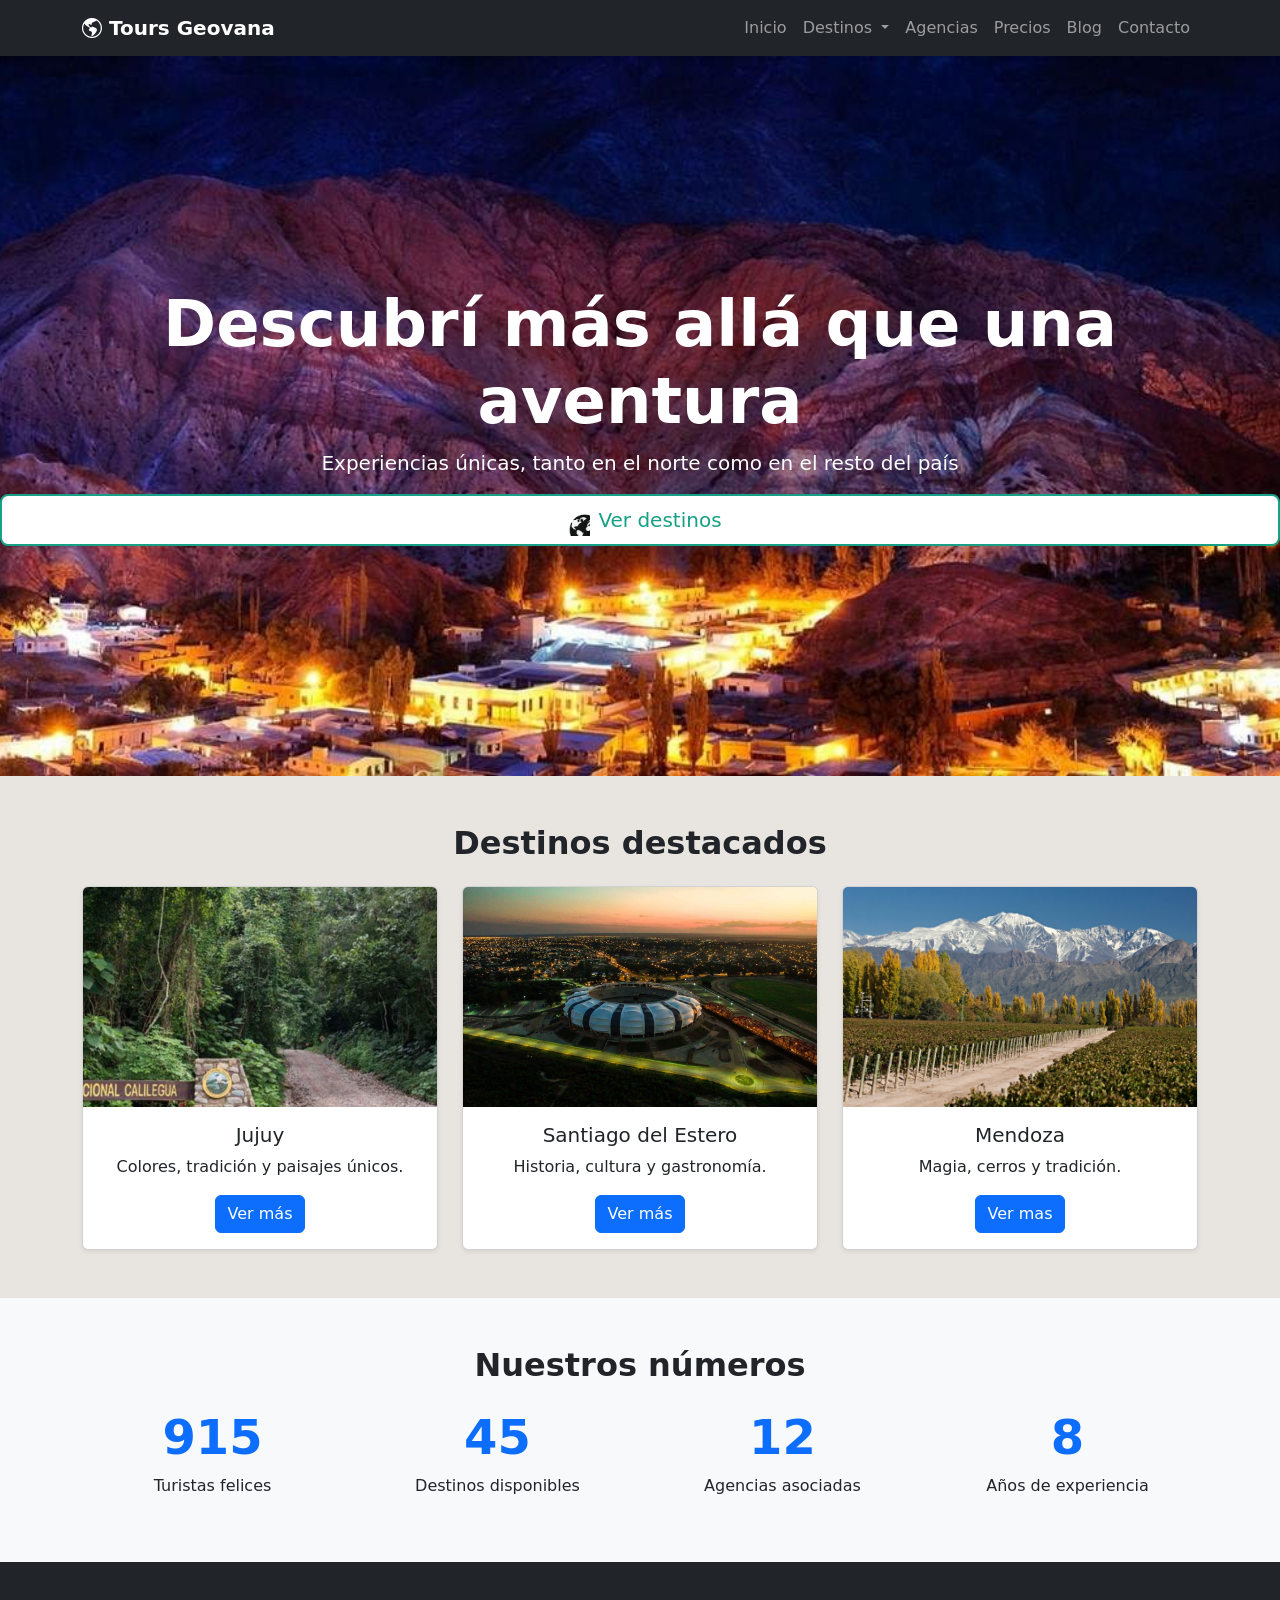
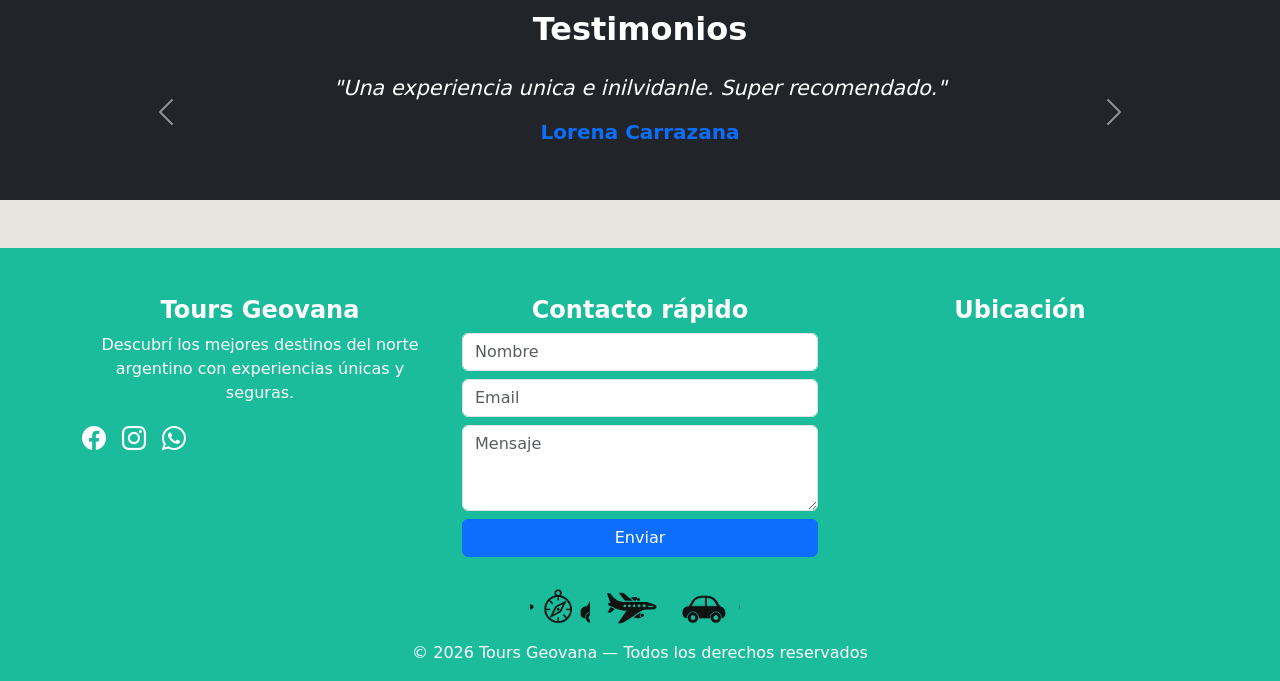
<file: index.html>
<!DOCTYPE html>
<html lang="es">

<head>
    <meta charset="UTF-8">
    <meta name="viewport" content="width=device-width, initial-scale=1.0">
    <title>Tours Geovana</title>

    <!-- Bootstrap -->
    <link href="https://cdn.jsdelivr.net/npm/bootstrap@5.3.3/dist/css/bootstrap.min.css" rel="stylesheet">
    <link rel="stylesheet" href="https://cdn.jsdelivr.net/npm/bootstrap-icons@1.11.3/font/bootstrap-icons.css">

    <!-- Estilos propios -->
    <link rel="stylesheet" href="CSS/styles.css">
</head>


<body>

    <nav class="navbar navbar-expand-lg navbar-dark bg-dark shadow-sm">
        <div class="container">
            <a class="navbar-brand fw-bold" href="index.html">
                <i class="bi bi-globe-americas"></i> Tours Geovana
            </a>

            <button class="navbar-toggler" type="button" data-bs-toggle="collapse" data-bs-target="#menu">
                <span class="navbar-toggler-icon"></span>
            </button>

            <div class="collapse navbar-collapse" id="menu">
                <ul class="navbar-nav ms-auto">

                    <li class="nav-item">
                        <a class="nav-link" href="index.html">Inicio</a>
                    </li>

                    <!-- Dropdown Destinos -->
                    <li class="nav-item dropdown">
                        <a class="nav-link dropdown-toggle" href="#" data-bs-toggle="dropdown">
                            Destinos
                        </a>
                        <ul class="dropdown-menu">
                            <li><a class="dropdown-item" href="destinos.html">Todos los destinos</a></li>
                            <li><a class="dropdown-item" href="destinos.html#norte">Norte Argentino</a></li>
                            <li><a class="dropdown-item" href="destinos.html#sur">Sur Argentino</a></li>
                        </ul>
                    </li>

                    <li class="nav-item"><a class="nav-link" href="agencias.html">Agencias</a></li>
                    <li class="nav-item"><a class="nav-link" href="precios.html">Precios</a></li>
                    <li class="nav-item"><a class="nav-link" href="blog.html">Blog</a></li>
                    <li class="nav-item"><a class="nav-link" href="contacto.html">Contacto</a></li>

                </ul>
            </div>
        </div>
    </nav>
    <!-- HERO -->
    <header class="hero d-flex align-items-center justify-content-center text-center text-white">
        <div>
            <h1 id="hero-title" class="display-3 fw-bold hero-animado">
                Descubrí más allá que una aventura
            </h1>

            <p id="hero-subtitle" class="lead hero-animado">
                Experiencias únicas, tanto en el norte como en el resto del país
            </p>

            <a href="destinos.html"
                class="btn btn-primary btn-lg mt-3 hero-animado d-flex align-items-center justify-content-center gap-2"
                id="hero-btn">

                <span class="icono-travel icono-globo"></span>
                Ver destinos
            </a>


        </div>
    </header>
    <!-- DESTINOS DESTACADOS -->
    <section class="container py-5">
        <h2 class="text-center mb-4 fw-bold">Destinos destacados</h2>

        <div class="row g-4">

            <!-- Card 1 -->
            <div class="col-md-4">
                <div class="card destino-card shadow-sm">
                    <img src="Imagen/ParqueCalileguaJujuy.jpg" class="card-img-top" alt="Jujuy">
                    <div class="card-body text-center">
                        <h5 class="card-title">Jujuy</h5>
                        <p class="card-text">Colores, tradición y paisajes únicos.</p>
                        <a href="destinos.html#jujuy" class="btn btn-primary">Ver más</a>
                    </div>
                </div>
            </div>

            <!-- Card 2 -->
            <div class="col-md-4">
                <div class="card destino-card shadow-sm">
                    <img src="Imagen/SantiagoDelEstero.jpeg" class="card-img-top" alt="Salta">
                    <div class="card-body text-center">
                        <h5 class="card-title">Santiago del Estero</h5>
                        <p class="card-text">Historia, cultura y gastronomía.</p>
                        <a href="destinos.html#santiago" class="btn btn-primary">Ver más</a>
                    </div>
                </div>
            </div>

            <!-- Card 3 -->
            <div class="col-md-4">
                <div class="card destino-card shadow-sm">
                    <img src="Imagen/Mendoza.jpg" class="card-img-top" alt="Tilcara">
                    <div class="card-body text-center">
                        <h5 class="card-title">Mendoza</h5>
                        <p class="card-text">Magia, cerros y tradición.</p>
                        <a href="destinos.html#Mendoza" class="btn btn-primary">Ver mas</a>

                    </div>
                </div>
            </div>

        </div>
    </section>
    <!-- CONTADOR ANIMADO -->
    <section class="bg-light py-5">
        <div class="container text-center">

            <h2 class="fw-bold mb-4">Nuestros números</h2>

            <div class="row g-4">

                <div class="col-md-3">
                    <h3 class="contador display-5 fw-bold" data-target="1500">0</h3>
                    <p>Turistas felices</p>
                </div>

                <div class="col-md-3">
                    <h3 class="contador display-5 fw-bold" data-target="45">0</h3>
                    <p>Destinos disponibles</p>
                </div>

                <div class="col-md-3">
                    <h3 class="contador display-5 fw-bold" data-target="12">0</h3>
                    <p>Agencias asociadas</p>
                </div>

                <div class="col-md-3">
                    <h3 class="contador display-5 fw-bold" data-target="8">0</h3>
                    <p>Años de experiencia</p>
                </div>

            </div>
        </div>
    </section>
    <!-- TESTIMONIOS -->
    <section class="py-5 bg-dark text-white">
        <div class="container">

            <h2 class="text-center fw-bold mb-4">Testimonios</h2>

            <div id="carouselTestimonios" class="carousel slide" data-bs-ride="carousel">

                <div class="carousel-inner">

                    <!-- Testimonio 1 -->
                    <div class="carousel-item active text-center">
                        <p class="lead fst-italic">"Una experiencia unica e inilvidanle. Super recomendado."</p>
                        <h5 class="fw-bold mt-3">Lorena Carrazana</h5>
                    </div>

                    <!-- Testimonio 2 -->
                    <div class="carousel-item text-center">
                        <p class="lead fst-italic">"Los mejores paisajes del norte argentino. Recomendadísimo."</p>
                        <h5 class="fw-bold mt-3">Carlos Lopez</h5>
                    </div>

                    <!-- Testimonio 3 -->
                    <div class="carousel-item text-center">
                        <p class="lead fst-italic">"Excelente atención y guías súper profesionales."</p>
                        <h5 class="fw-bold mt-3">Eugenia Herrera</h5>
                    </div>

                </div>

                <!-- Controles -->
                <button class="carousel-control-prev" type="button" data-bs-target="#carouselTestimonios"
                    data-bs-slide="prev">
                    <span class="carousel-control-prev-icon"></span>
                </button>

                <button class="carousel-control-next" type="button" data-bs-target="#carouselTestimonios"
                    data-bs-slide="next">
                    <span class="carousel-control-next-icon"></span>
                </button>

            </div>

        </div>
    </section>



    <!-- FOOTER -->
    <footer class="text-white pt-5 pb-3 mt-5">


        <div class="container">

            <div class="row">

                <!-- Columna 1: Info -->
                <div class="col-md-4 mb-4">
                    <h4 class="fw-bold">Tours Geovana</h4>
                    <p>Descubrí los mejores destinos del norte argentino con experiencias únicas y seguras.</p>

                    <!-- Redes sociales -->
                    <div class="d-flex gap-3 fs-4">
                        <a href="#" class="text-white"><i class="bi bi-facebook"></i></a>
                        <a href="#" class="text-white"><i class="bi bi-instagram"></i></a>
                        <a href="#" class="text-white"><i class="bi bi-whatsapp"></i></a>
                    </div>
                </div>

                <!-- Columna 2: Formulario -->
                <div class="col-md-4 mb-4">
                    <h4 class="fw-bold">Contacto rápido</h4>

                    <form>
                        <input type="text" class="form-control mb-2" placeholder="Nombre">
                        <input type="email" class="form-control mb-2" placeholder="Email">
                        <textarea class="form-control mb-2" rows="3" placeholder="Mensaje"></textarea>
                        <button class="btn btn-primary w-100">Enviar</button>
                    </form>
                </div>

                <!-- Columna 3: Mapa -->
                <div class="col-md-4 mb-4">
                    <h4 class="fw-bold">Ubicación</h4>

                    <iframe
                        src="https://www.google.com/maps/embed?pb=!1m18!1m12!1m3!1d3394.232!2d-65.297!3d-24.185!2m3!1f0!2f0!3f0!3m2!1i1024!2i768!4f13.1!3m3!1m2!1s0x94223d7b!2sJujuy!5e0!3m2!1ses!2sar!4v0000000000"
                        width="100%" height="200" style="border:0;" allowfullscreen="" loading="lazy">
                    </iframe>
                </div>

            </div>

            <div class="iconos-footer">
                <span class="icono-travel icono-brujula"></span>
                <span class="icono-travel icono-avion"></span>
                <span class="icono-travel icono-auto"></span>
            </div>





            <p class="text-center mb-0">© 2026 Tours Geovana — Todos los derechos reservados</p>

        </div>

    </footer>
    <script src="https://cdn.jsdelivr.net/npm/bootstrap@5.3.3/dist/js/bootstrap.bundle.min.js"></script>
    <script src="https://code.jquery.com/jquery-3.7.1.min.js"></script>
    <script src="JS/main.js"></script>
</body>


</html>
</file>
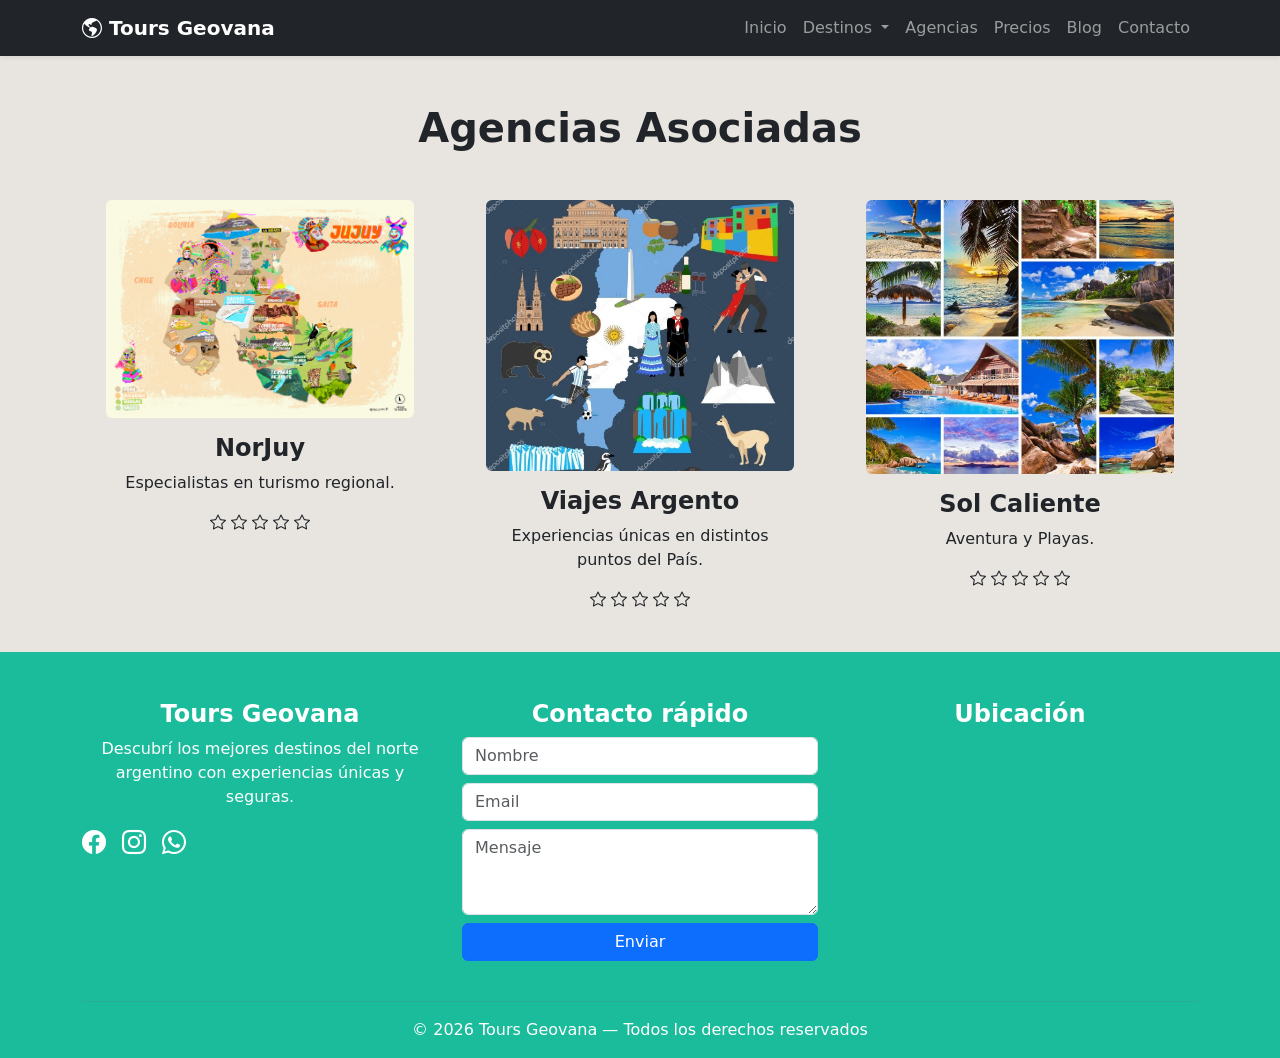
<file: agencias.html>
<!DOCTYPE html>
<html lang="es">

<head>
    <meta charset="UTF-8">
    <meta name="viewport" content="width=device-width, initial-scale=1.0">
    <title>Agencias - Tours Geovana</title>

    <!-- Bootstrap -->
    <link href="https://cdn.jsdelivr.net/npm/bootstrap@5.3.3/dist/css/bootstrap.min.css" rel="stylesheet">

    <!-- Icons -->
    <link rel="stylesheet" href="https://cdn.jsdelivr.net/npm/bootstrap-icons@1.11.3/font/bootstrap-icons.css">

    <!-- Estilos -->
    <link rel="stylesheet" href="CSS/styles.css">
</head>

<body>

    <!-- NAVBAR -->
    <nav class="navbar navbar-expand-lg navbar-dark bg-dark shadow-sm">
        <div class="container">
            <a class="navbar-brand fw-bold" href="index.html">
                <i class="bi bi-globe-americas"></i> Tours Geovana
            </a>

            <button class="navbar-toggler" type="button" data-bs-toggle="collapse" data-bs-target="#menu">
                <span class="navbar-toggler-icon"></span>
            </button>

            <div class="collapse navbar-collapse" id="menu">
                <ul class="navbar-nav ms-auto">

                    <li class="nav-item">
                        <a class="nav-link" href="index.html">Inicio</a>
                    </li>

                    <!-- Dropdown Destinos -->
                    <li class="nav-item dropdown">
                        <a class="nav-link dropdown-toggle" href="#" data-bs-toggle="dropdown">
                            Destinos
                        </a>
                        <ul class="dropdown-menu">
                            <li><a class="dropdown-item" href="destinos.html">Todos los destinos</a></li>
                            <li><a class="dropdown-item" href="destinos.html#norte">Norte Argentino</a></li>
                            <li><a class="dropdown-item" href="destinos.html#sur">Sur Argentino</a></li>
                        </ul>
                    </li>

                    <li class="nav-item"><a class="nav-link" href="agencias.html">Agencias</a></li>
                    <li class="nav-item"><a class="nav-link" href="precios.html">Precios</a></li>
                    <li class="nav-item"><a class="nav-link" href="blog.html">Blog</a></li>
                    <li class="nav-item"><a class="nav-link" href="contacto.html">Contacto</a></li>

                </ul>
            </div>
        </div>
    </nav>

    <div class="container py-5">

        <h1 class="text-center fw-bold mb-4">Agencias Asociadas</h1>

        <div class="row g-4">

            <!-- AGENCIA 1 -->
            <div class="col-md-4">
                <div class="flip-card">
                    <div class="flip-inner">

                        <!-- Frente -->
                        <div class="flip-front p-4 text-center">
                            <img src="Imagen/TurismoJujuy.jpg" class="img-fluid rounded mb-3 agencia-img" alt="Agencia 1">
                            <h4 class="fw-bold">NorJuy</h4>
                            <p>Especialistas en turismo regional.</p>

                            <!-- Rating -->
                            <div class="rating" data-rating="0">
                                <i class="bi bi-star"></i>
                                <i class="bi bi-star"></i>
                                <i class="bi bi-star"></i>
                                <i class="bi bi-star"></i>
                                <i class="bi bi-star"></i>
                            </div>
                        </div>

                        <!-- Dorso -->
                        <div class="flip-back p-4 text-center">
                            <h4 class="fw-bold">Contacto</h4>
                            <p><i class="bi bi-telephone"></i> 388-555555</p>
                            <p><i class="bi bi-envelope"></i> info@nortetravel.com</p>
                            <p><i class="bi bi-geo-alt"></i> San Salvador de Jujuy</p>
                        </div>

                    </div>
                </div>
            </div>

            <!-- AGENCIA 2 (CORREGIDA) -->
            <div class="col-md-4">
                <div class="flip-card">
                    <div class="flip-inner">

                        <div class="flip-front p-4 text-center">
                            <img src="Imagen/TurismoArgentina.jpg" class="img-fluid rounded mb-3 agencia-img" alt="Agencia 2">
                            <h4 class="fw-bold">Viajes Argento</h4>
                            <p>Experiencias únicas en distintos puntos del País.</p>

                            <div class="rating" data-rating="0">
                                <i class="bi bi-star"></i>
                                <i class="bi bi-star"></i>
                                <i class="bi bi-star"></i>
                                <i class="bi bi-star"></i>
                                <i class="bi bi-star"></i>
                            </div>
                        </div>

                        <div class="flip-back p-4 text-center">
                            <h4 class="fw-bold">Contacto</h4>
                            <p><i class="bi bi-telephone"></i> 385-234567</p>
                            <p><i class="bi bi-envelope"></i> contacto@salta.com</p>
                            <p><i class="bi bi-geo-alt"></i> Santiago del Estero</p>
                        </div>

                    </div>
                </div>
            </div>

            <!-- AGENCIA 3 -->
            <div class="col-md-4">
                <div class="flip-card">
                    <div class="flip-inner">

                        <div class="flip-front p-4 text-center">
                            <img src="Imagen/TurismoPlayasArgentinas.jpg" class="img-fluid rounded mb-3 agencia-img" alt="Agencia 3">
                            <h4 class="fw-bold">Sol Caliente</h4>
                            <p>Aventura y Playas.</p>

                            <div class="rating" data-rating="0">
                                <i class="bi bi-star"></i>
                                <i class="bi bi-star"></i>
                                <i class="bi bi-star"></i>
                                <i class="bi bi-star"></i>
                                <i class="bi bi-star"></i>
                            </div>
                        </div>

                        <div class="flip-back p-4 text-center">
                            <h4 class="fw-bold">Contacto</h4>
                            <p><i class="bi bi-telephone"></i> 11-4567893</p>
                            <p><i class="bi bi-envelope"></i> info@baires.com</p>
                            <p><i class="bi bi-geo-alt"></i> Buenos Aires</p>
                        </div>

                    </div>
                </div>
            </div>

        </div>

    </div>

    <!-- FOOTER (DENTRO DEL BODY) -->
    <footer class="text-white pt-5 pb-3 mt-5">
        <div class="container">

            <div class="row">

                <!-- Columna 1: Info -->
                <div class="col-md-4 mb-4">
                    <h4 class="fw-bold">Tours Geovana</h4>
                    <p>Descubrí los mejores destinos del norte argentino con experiencias únicas y seguras.</p>

                    <!-- Redes sociales -->
                    <div class="d-flex gap-3 fs-4">
                        <a href="#" class="text-white"><i class="bi bi-facebook"></i></a>
                        <a href="#" class="text-white"><i class="bi bi-instagram"></i></a>
                        <a href="#" class="text-white"><i class="bi bi-whatsapp"></i></a>
                    </div>
                </div>

                <!-- Columna 2: Formulario -->
                <div class="col-md-4 mb-4">
                    <h4 class="fw-bold">Contacto rápido</h4>

                    <form>
                        <input type="text" class="form-control mb-2" placeholder="Nombre">
                        <input type="email" class="form-control mb-2" placeholder="Email">
                        <textarea class="form-control mb-2" rows="3" placeholder="Mensaje"></textarea>
                        <button class="btn btn-primary w-100">Enviar</button>
                    </form>
                </div>

                <!-- Columna 3: Mapa -->
                <div class="col-md-4 mb-4">
                    <h4 class="fw-bold">Ubicación</h4>

                    <iframe
                        src="https://www.google.com/maps/embed?pb=!1m18!1m12!1m3!1d3394.232!2d-65.297!3d-24.185!2m3!1f0!2f0!3f0!3m2!1i1024!2i768!4f13.1!3m3!1m2!1s0x94223d7b!2sJujuy!5e0!3m2!1ses!2sar!4v0000000000"
                        width="100%" height="200" style="border:0;" allowfullscreen="" loading="lazy">
                    </iframe>
                </div>

            </div>

            <hr class="border-secondary">

            <p class="text-center mb-0">© 2026 Tours Geovana — Todos los derechos reservados</p>

        </div>
    </footer>

    <!-- Scripts -->
    <script src="https://cdn.jsdelivr.net/npm/bootstrap@5.3.3/dist/js/bootstrap.bundle.min.js"></script>
    <script src="https://code.jquery.com/jquery-3.7.1.min.js"></script>
    <script src="JS/main.js"></script>

</body>
</html>
</file>
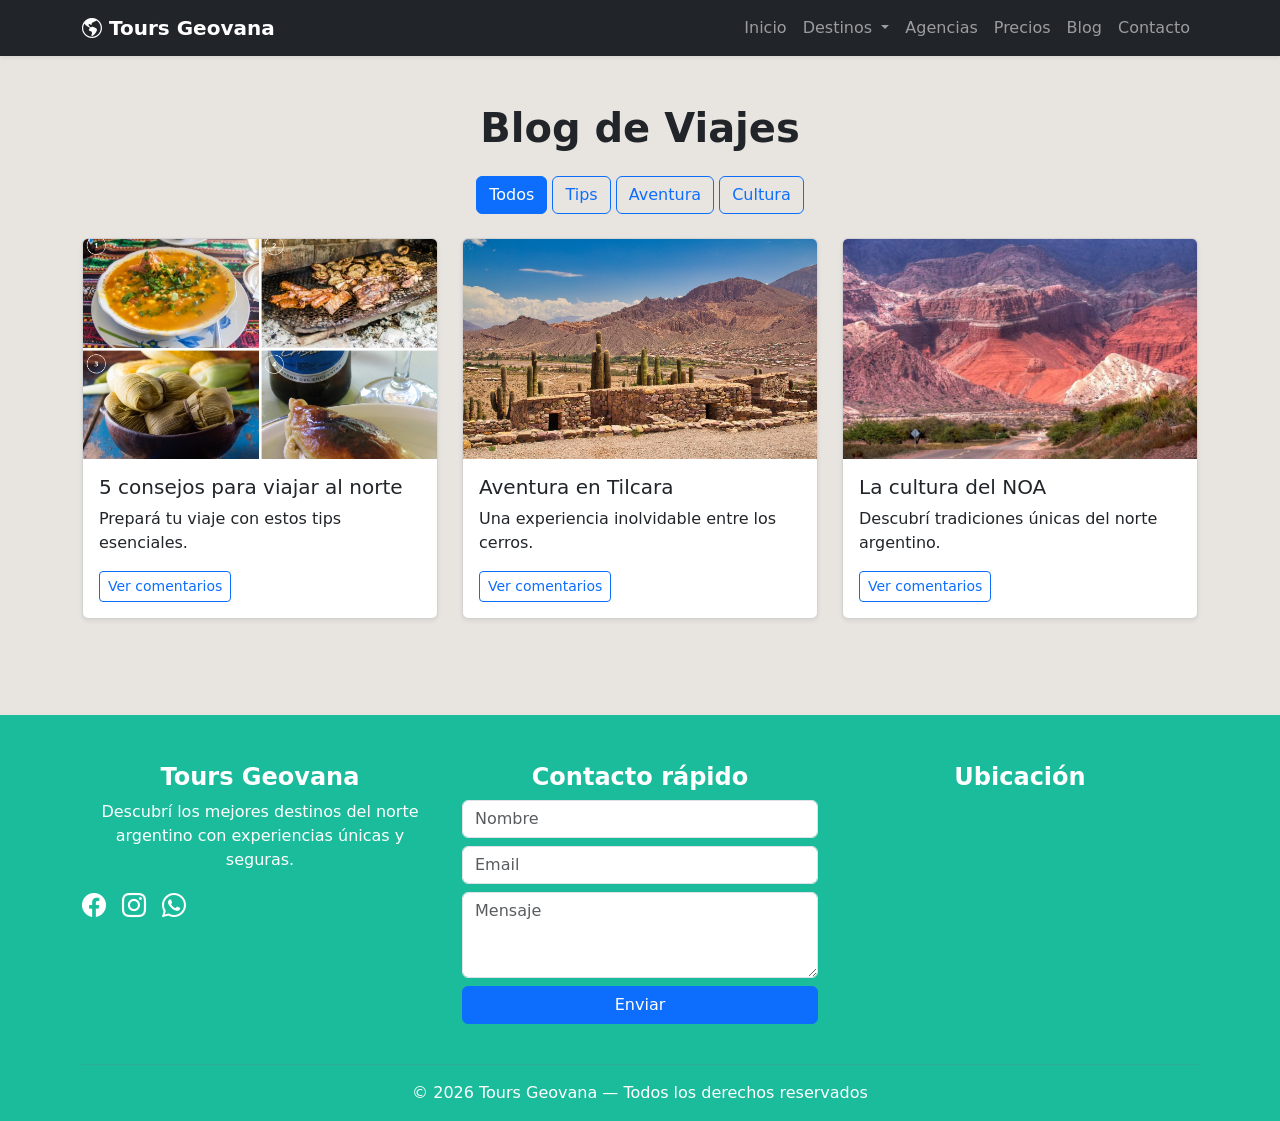
<file: blog.html>
<!DOCTYPE html>
<html lang="es">

<head>
    <meta charset="UTF-8">
    <meta name="viewport" content="width=device-width, initial-scale=1.0">
    <title>Blog - Tours Geovana</title>

    <!-- Bootstrap -->
    <link href="https://cdn.jsdelivr.net/npm/bootstrap@5.3.3/dist/css/bootstrap.min.css" rel="stylesheet">

    <!-- Icons -->
    <link rel="stylesheet" href="https://cdn.jsdelivr.net/npm/bootstrap-icons@1.11.3/font/bootstrap-icons.css">

    <!-- Estilos -->
    <link rel="stylesheet" href="CSS/styles.css">
</head>

<body>

    <!-- NAVBAR -->
    <nav class="navbar navbar-expand-lg navbar-dark bg-dark shadow-sm">
        <div class="container">
            <a class="navbar-brand fw-bold" href="index.html">
                <i class="bi bi-globe-americas"></i> Tours Geovana
            </a>

            <button class="navbar-toggler" type="button" data-bs-toggle="collapse" data-bs-target="#menu">
                <span class="navbar-toggler-icon"></span>
            </button>

            <div class="collapse navbar-collapse" id="menu">
                <ul class="navbar-nav ms-auto">

                    <li class="nav-item">
                        <a class="nav-link" href="index.html">Inicio</a>
                    </li>

                    <!-- Dropdown Destinos -->
                    <li class="nav-item dropdown">
                        <a class="nav-link dropdown-toggle" href="#" data-bs-toggle="dropdown">
                            Destinos
                        </a>
                        <ul class="dropdown-menu">
                            <li><a class="dropdown-item" href="destinos.html">Todos los destinos</a></li>
                            <li><a class="dropdown-item" href="destinos.html#norte">Norte Argentino</a></li>
                            <li><a class="dropdown-item" href="destinos.html#sur">Sur Argentino</a></li>
                        </ul>
                    </li>

                    <li class="nav-item"><a class="nav-link" href="agencias.html">Agencias</a></li>
                    <li class="nav-item"><a class="nav-link" href="precios.html">Precios</a></li>
                    <li class="nav-item"><a class="nav-link" href="blog.html">Blog</a></li>
                    <li class="nav-item"><a class="nav-link" href="contacto.html">Contacto</a></li>

                </ul>
            </div>
        </div>
    </nav>

    <div class="container py-5">

        <h1 class="text-center fw-bold mb-4">Blog de Viajes</h1>

        <!-- FILTROS -->
        <div class="text-center mb-4">
            <button class="btn btn-primary filtro-blog" data-filter="todos">Todos</button>
            <button class="btn btn-outline-primary filtro-blog" data-filter="tips">Tips</button>
            <button class="btn btn-outline-primary filtro-blog" data-filter="aventura">Aventura</button>
            <button class="btn btn-outline-primary filtro-blog" data-filter="cultura">Cultura</button>
        </div>

        <!-- GRID TIPO REVISTA -->
        <div class="row g-4" id="lista-posts">

            <!-- POST 1 -->
            <div class="col-md-4 post tips fade-scroll">
                <div class="card shadow-sm">
                    <img src="Imagen/GatronomiaJujeña.jpg" class="card-img-top" alt="Post 1">
                    <div class="card-body">
                        <h5 class="card-title">5 consejos para viajar al norte</h5>
                        <p class="card-text">Prepará tu viaje con estos tips esenciales.</p>
                        <button class="btn btn-outline-primary btn-sm ver-comentarios">Ver comentarios</button>

                        <!-- Comentarios -->
                        <div class="comentarios mt-3 d-none">
                            <p><strong>Belen:</strong> ¡Sus comidas tipicas, Muy Rico!</p>
                            <p><strong>Alexander:</strong> Me sirvió para mi viaje.</p>
                        </div>
                    </div>
                </div>
            </div>

            <!-- POST 2 -->
            <div class="col-md-4 post aventura fade-scroll">
                <div class="card shadow-sm">
                    <img src="Imagen/Tilcara1.jpg" class="card-img-top" alt="Post 2">
                    <div class="card-body">
                        <h5 class="card-title">Aventura en Tilcara</h5>
                        <p class="card-text">Una experiencia inolvidable entre los cerros.</p>
                        <button class="btn btn-outline-primary btn-sm ver-comentarios">Ver comentarios</button>

                        <div class="comentarios mt-3 d-none">
                            <p><strong>Soledad:</strong> ¡Quiero ir ya, se ve hermoso!</p>
                        </div>
                    </div>
                </div>
            </div>

            <!-- POST 3 -->
            <div class="col-md-4 post cultura fade-scroll">
                <div class="card shadow-sm">
                    <img src="Imagen/RutaJujeña.jpg" class="card-img-top" alt="Post 3">
                    <div class="card-body">
                        <h5 class="card-title">La cultura del NOA</h5>
                        <p class="card-text">Descubrí tradiciones únicas del norte argentino.</p>
                        <button class="btn btn-outline-primary btn-sm ver-comentarios">Ver comentarios</button>

                        <div class="comentarios mt-3 d-none">
                            <p><strong>Gonzalo:</strong> Hermoso todo.</p>
                        </div>
                    </div>
                </div>
            </div>

        </div>

    </div>
    <footer class="text-white pt-5 pb-3 mt-5">
        <div class="container">

            <div class="row">

                <!-- Columna 1: Info -->
                <div class="col-md-4 mb-4">
                    <h4 class="fw-bold">Tours Geovana</h4>
                    <p>Descubrí los mejores destinos del norte argentino con experiencias únicas y seguras.</p>

                    <!-- Redes sociales -->
                    <div class="d-flex gap-3 fs-4">
                        <a href="#" class="text-white"><i class="bi bi-facebook"></i></a>
                        <a href="#" class="text-white"><i class="bi bi-instagram"></i></a>
                        <a href="#" class="text-white"><i class="bi bi-whatsapp"></i></a>
                    </div>
                </div>

                <!-- Columna 2: Formulario -->
                <div class="col-md-4 mb-4">
                    <h4 class="fw-bold">Contacto rápido</h4>

                    <form>
                        <input type="text" class="form-control mb-2" placeholder="Nombre">
                        <input type="email" class="form-control mb-2" placeholder="Email">
                        <textarea class="form-control mb-2" rows="3" placeholder="Mensaje"></textarea>
                        <button class="btn btn-primary w-100">Enviar</button>
                    </form>
                </div>

                <!-- Columna 3: Mapa -->
                <div class="col-md-4 mb-4">
                    <h4 class="fw-bold">Ubicación</h4>

                    <iframe
                        src="https://www.google.com/maps/embed?pb=!1m18!1m12!1m3!1d3394.232!2d-65.297!3d-24.185!2m3!1f0!2f0!3f0!3m2!1i1024!2i768!4f13.1!3m3!1m2!1s0x94223d7b!2sJujuy!5e0!3m2!1ses!2sar!4v0000000000"
                        width="100%" height="200" style="border:0;" allowfullscreen="" loading="lazy">
                    </iframe>
                </div>

            </div>

            <hr class="border-secondary">

            <p class="text-center mb-0">© 2026 Tours Geovana — Todos los derechos reservados</p>

        </div>
    </footer>
    <!-- Scripts -->
    <script src="https://cdn.jsdelivr.net/npm/bootstrap@5.3.3/dist/js/bootstrap.bundle.min.js"></script>
    <script src="https://code.jquery.com/jquery-3.7.1.min.js"></script>
    <script src="JS/main.js"></script>

</body>

</html>
</file>
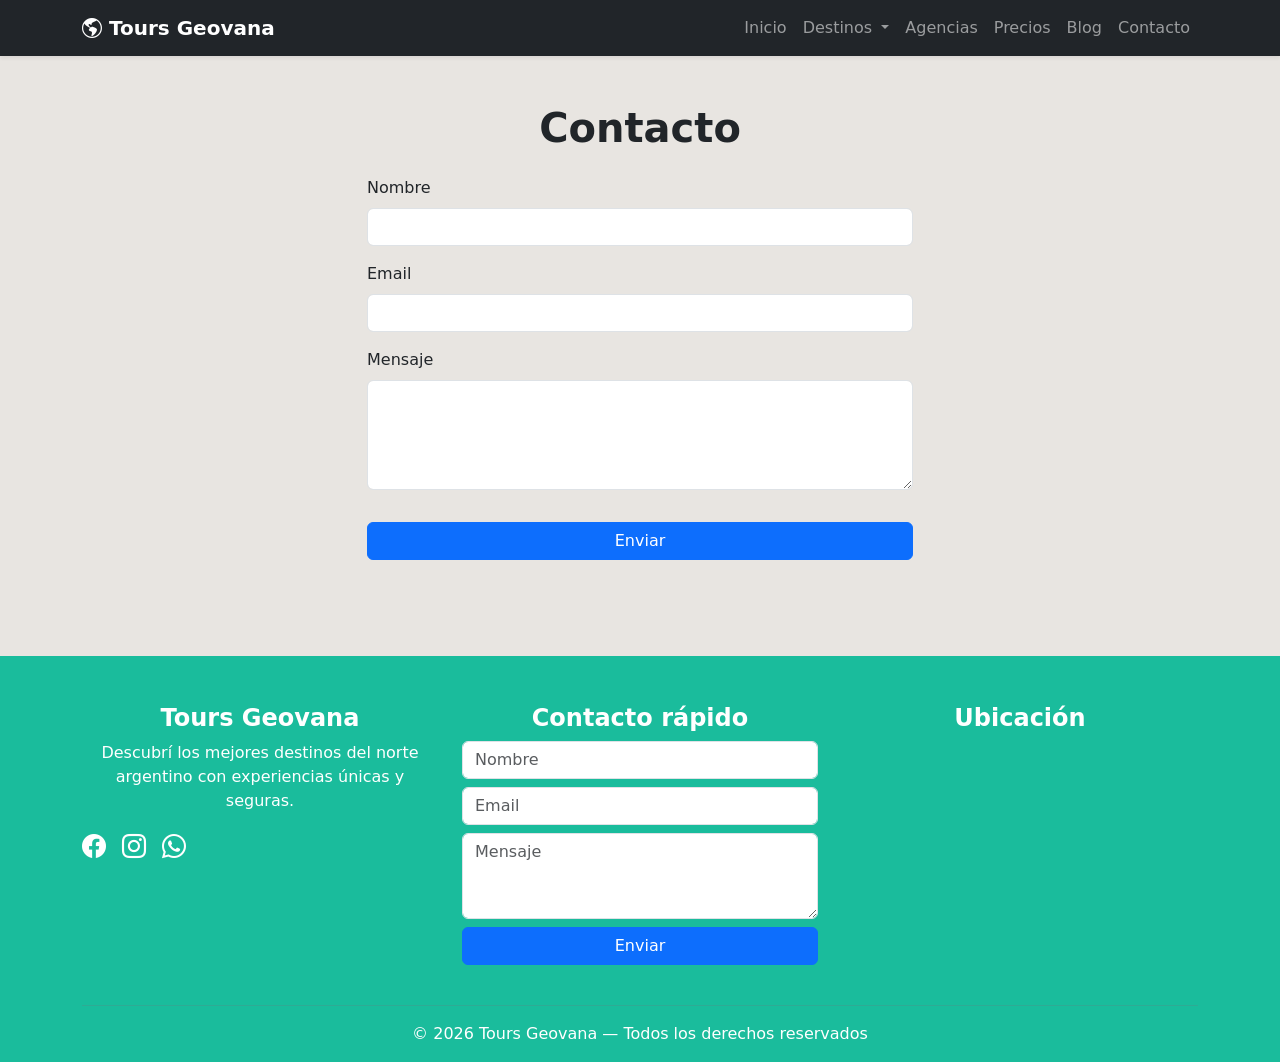
<file: contacto.html>
<!DOCTYPE html>
<html lang="es">

<head>
    <meta charset="UTF-8">
    <meta name="viewport" content="width=device-width, initial-scale=1.0">
    <title>Contacto - Tours Geovana</title>

    <!-- Bootstrap -->
    <link href="https://cdn.jsdelivr.net/npm/bootstrap@5.3.3/dist/css/bootstrap.min.css" rel="stylesheet">

    <!-- Icons -->
    <link rel="stylesheet" href="https://cdn.jsdelivr.net/npm/bootstrap-icons@1.11.3/font/bootstrap-icons.css">

    <!-- Estilos -->
    <link rel="stylesheet" href="CSS/styles.css">
</head>

<body>

    <!-- NAVBAR -->
    <nav class="navbar navbar-expand-lg navbar-dark bg-dark shadow-sm">
        <div class="container">
            <a class="navbar-brand fw-bold" href="index.html">
                <i class="bi bi-globe-americas"></i> Tours Geovana
            </a>

            <button class="navbar-toggler" type="button" data-bs-toggle="collapse" data-bs-target="#menu">
                <span class="navbar-toggler-icon"></span>
            </button>

            <div class="collapse navbar-collapse" id="menu">
                <ul class="navbar-nav ms-auto">

                    <li class="nav-item">
                        <a class="nav-link" href="index.html">Inicio</a>
                    </li>

                    <!-- Dropdown Destinos -->
                    <li class="nav-item dropdown">
                        <a class="nav-link dropdown-toggle" href="#" data-bs-toggle="dropdown">
                            Destinos
                        </a>
                        <ul class="dropdown-menu">
                            <li><a class="dropdown-item" href="destinos.html">Todos los destinos</a></li>
                            <li><a class="dropdown-item" href="destinos.html#norte">Norte Argentino</a></li>
                            <li><a class="dropdown-item" href="destinos.html#sur">Sur Argentino</a></li>
                        </ul>
                    </li>

                    <li class="nav-item"><a class="nav-link" href="agencias.html">Agencias</a></li>
                    <li class="nav-item"><a class="nav-link" href="precios.html">Precios</a></li>
                    <li class="nav-item"><a class="nav-link" href="blog.html">Blog</a></li>
                    <li class="nav-item"><a class="nav-link" href="contacto.html">Contacto</a></li>

                </ul>
            </div>
        </div>
    </nav>

    <div class="container py-5">

        <h1 class="text-center fw-bold mb-4">Contacto</h1>

        <div class="row justify-content-center">

            <div class="col-md-6">

                <!-- FORMULARIO -->
                <form id="form-contacto">

                    <div class="mb-3">
                        <label class="form-label">Nombre</label>
                        <input type="text" id="nombre" class="form-control" required>
                        <small class="text-danger d-none" id="error-nombre">Debe ingresar un nombre válido</small>
                    </div>

                    <div class="mb-3">
                        <label class="form-label">Email</label>
                        <input type="email" id="email" class="form-control" required>
                        <small class="text-danger d-none" id="error-email">Email inválido</small>
                    </div>

                    <div class="mb-3">
                        <label class="form-label">Mensaje</label>
                        <textarea id="mensaje" class="form-control" rows="4" required></textarea>
                        <small class="text-danger d-none" id="error-mensaje">Debe ingresar un mensaje</small>
                    </div>

                    <!-- SPINNER -->
                    <div id="spinner" class="text-center d-none">
                        <div class="spinner-border text-primary"></div>
                    </div>

                    <button type="submit" class="btn btn-primary w-100 mt-3">Enviar</button>

                </form>

            </div>

        </div>

    </div>

    <!-- MODAL DE CONFIRMACIÓN -->
    <div class="modal fade" id="modalConfirmacion" tabindex="-1">
        <div class="modal-dialog modal-dialog-centered">
            <div class="modal-content">

                <div class="modal-header">
                    <h5 class="modal-title">Mensaje enviado</h5>
                    <button class="btn-close" data-bs-dismiss="modal"></button>
                </div>

                <div class="modal-body">
                    ¡Gracias por contactarte! Te responderemos a la brevedad.
                </div>

                <div class="modal-footer">
                    <button class="btn btn-primary" data-bs-dismiss="modal">Aceptar</button>
                </div>

            </div>
        </div>
    </div>
    <footer class="text-white pt-5 pb-3 mt-5">
        <div class="container">

            <div class="row">

                <!-- Columna 1: Info -->
                <div class="col-md-4 mb-4">
                    <h4 class="fw-bold">Tours Geovana</h4>
                    <p>Descubrí los mejores destinos del norte argentino con experiencias únicas y seguras.</p>

                    <!-- Redes sociales -->
                    <div class="d-flex gap-3 fs-4">
                        <a href="#" class="text-white"><i class="bi bi-facebook"></i></a>
                        <a href="#" class="text-white"><i class="bi bi-instagram"></i></a>
                        <a href="#" class="text-white"><i class="bi bi-whatsapp"></i></a>
                    </div>
                </div>

                <!-- Columna 2: Formulario -->
                <div class="col-md-4 mb-4">
                    <h4 class="fw-bold">Contacto rápido</h4>

                    <form>
                        <input type="text" class="form-control mb-2" placeholder="Nombre">
                        <input type="email" class="form-control mb-2" placeholder="Email">
                        <textarea class="form-control mb-2" rows="3" placeholder="Mensaje"></textarea>
                        <button class="btn btn-primary w-100">Enviar</button>
                    </form>
                </div>

                <!-- Columna 3: Mapa -->
                <div class="col-md-4 mb-4">
                    <h4 class="fw-bold">Ubicación</h4>

                    <iframe
                        src="https://www.google.com/maps/embed?pb=!1m18!1m12!1m3!1d3394.232!2d-65.297!3d-24.185!2m3!1f0!2f0!3f0!3m2!1i1024!2i768!4f13.1!3m3!1m2!1s0x94223d7b!2sJujuy!5e0!3m2!1ses!2sar!4v0000000000"
                        width="100%" height="200" style="border:0;" allowfullscreen="" loading="lazy">
                    </iframe>
                </div>

            </div>

            <hr class="border-secondary">

            <p class="text-center mb-0">© 2026 Tours Geovana — Todos los derechos reservados</p>

        </div>
    </footer>
    <!-- Scripts -->
    <script src="https://cdn.jsdelivr.net/npm/bootstrap@5.3.3/dist/js/bootstrap.bundle.min.js"></script>
    <script src="https://code.jquery.com/jquery-3.7.1.min.js"></script>
    <script src="JS/main.js"></script>

</body>


</html>
</file>
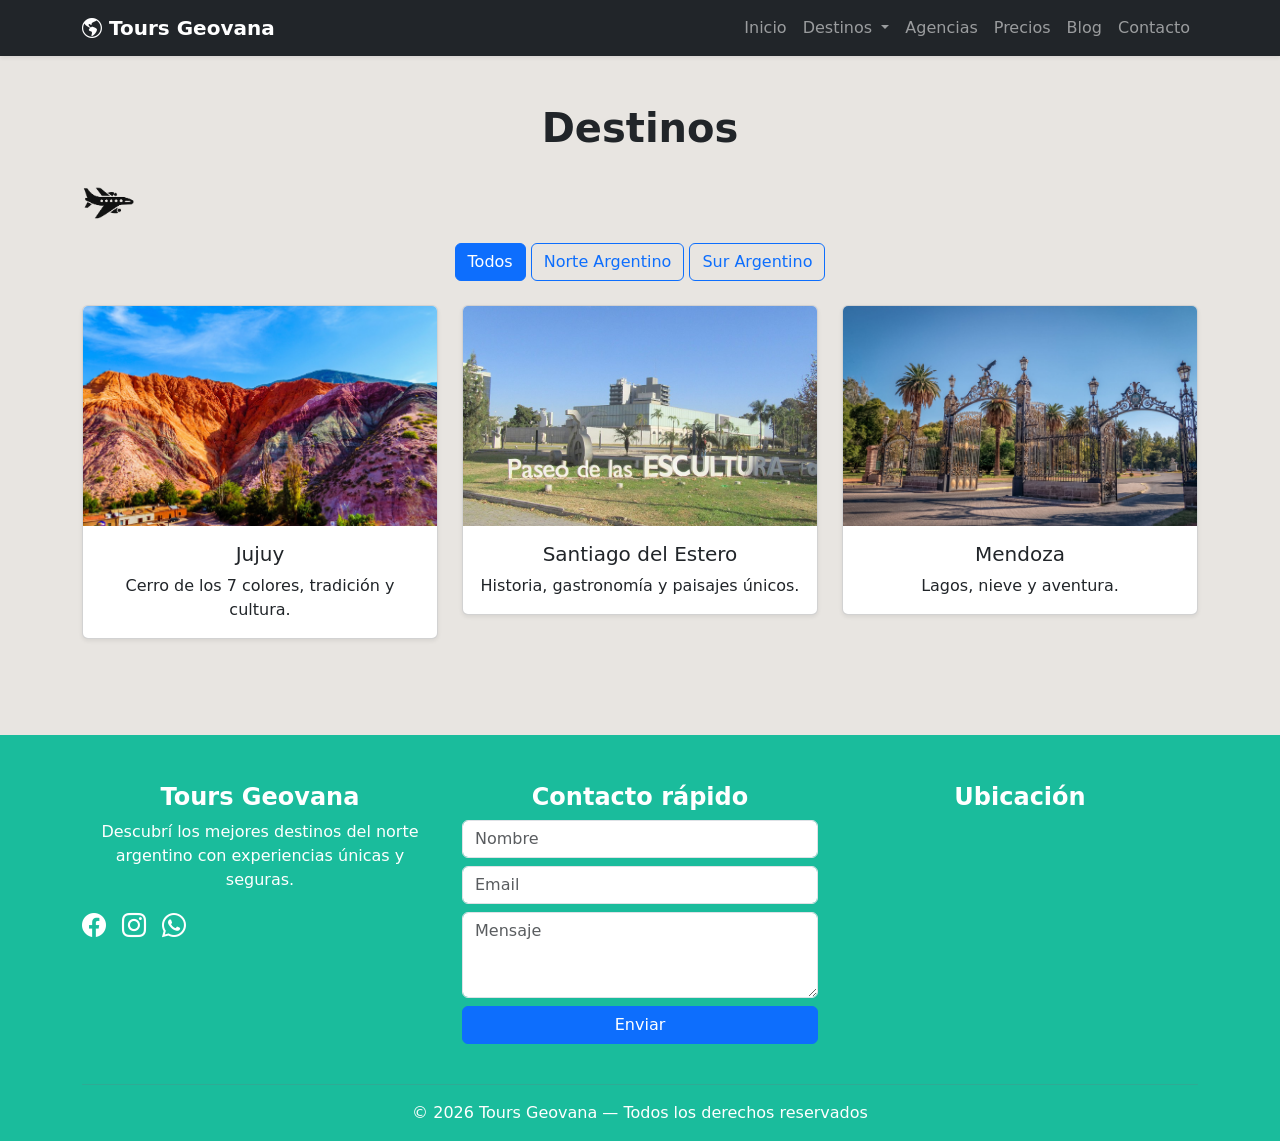
<file: destinos.html>
<!DOCTYPE html>
<html lang="es">

<head>
    <meta charset="UTF-8">
    <meta name="viewport" content="width=device-width, initial-scale=1.0">
    <title>Destinos - Tours Geovana</title>

    <!-- Bootstrap -->
    <link href="https://cdn.jsdelivr.net/npm/bootstrap@5.3.3/dist/css/bootstrap.min.css" rel="stylesheet">

    <!-- Icons -->
    <link rel="stylesheet" href="https://cdn.jsdelivr.net/npm/bootstrap-icons@1.11.3/font/bootstrap-icons.css">

    <!-- Estilos -->
    <link rel="stylesheet" href="CSS/styles.css">
</head>

<body>

    <!-- NAVBAR -->
    <nav class="navbar navbar-expand-lg navbar-dark bg-dark shadow-sm">
        <div class="container">
            <a class="navbar-brand fw-bold" href="index.html">
                <i class="bi bi-globe-americas"></i> Tours Geovana
            </a>

            <button class="navbar-toggler" type="button" data-bs-toggle="collapse" data-bs-target="#menu">
                <span class="navbar-toggler-icon"></span>
            </button>

            <div class="collapse navbar-collapse" id="menu">
                <ul class="navbar-nav ms-auto">

                    <li class="nav-item">
                        <a class="nav-link" href="index.html">Inicio</a>
                    </li>

                    <!-- Dropdown Destinos -->
                    <li class="nav-item dropdown">
                        <a class="nav-link dropdown-toggle" href="#" data-bs-toggle="dropdown">
                            Destinos
                        </a>
                        <ul class="dropdown-menu">
                            <li><a class="dropdown-item" href="destinos.html">Todos los destinos</a></li>
                            <li><a class="dropdown-item" href="destinos.html#norte">Norte Argentino</a></li>
                            <li><a class="dropdown-item" href="destinos.html#sur">Sur Argentino</a></li>
                        </ul>
                    </li>

                    <li class="nav-item"><a class="nav-link" href="agencias.html">Agencias</a></li>
                    <li class="nav-item"><a class="nav-link" href="precios.html">Precios</a></li>
                    <li class="nav-item"><a class="nav-link" href="blog.html">Blog</a></li>
                    <li class="nav-item"><a class="nav-link" href="contacto.html">Contacto</a></li>

                </ul>
            </div>
        </div>
    </nav>

    <div class="container py-5">

        <h1 class="text-center fw-bold mb-4">Destinos</h1>
        <span class="icono-travel icono-avion"></span>


        <!-- Filtros -->
        <div class="text-center mb-4">
            <button class="btn btn-primary filtro" data-filter="todos">Todos</button>
            <button class="btn btn-outline-primary filtro" data-filter="norte">Norte Argentino</button>
            <button class="btn btn-outline-primary filtro" data-filter="sur">Sur Argentino</button>
        </div>

        <!-- Grid de destinos -->
        <div class="row g-4" id="lista-destinos">

            <!-- Jujuy -->
            <div class="col-md-4 destino norte">
                <div class="card destino-card shadow-sm">
                    <img src="Imagen/Cerro7ColoresJujuy.jpg" class="card-img-top" alt="Jujuy">
                    <div class="card-body text-center">
                        <h5 class="card-title">Jujuy</h5>
                        <p class="card-text">Cerro de los 7 colores, tradición y cultura.</p>
                    </div>
                </div>
            </div>

            <!-- Salta -->
            <div class="col-md-4 destino norte">
                <div class="card destino-card shadow-sm">
                    <img src="Imagen/PaseDeLaEsculturaSE.jpg" class="card-img-top" alt="Salta">
                    <div class="card-body text-center">
                        <h5 class="card-title">Santiago del Estero</h5>
                        <p class="card-text">Historia, gastronomía y paisajes únicos.</p>
                    </div>
                </div>
            </div>

            <!-- Bariloche -->
            <div class="col-md-4 destino sur">
                <div class="card destino-card shadow-sm">
                    <img src="Imagen/ParqueSanMartinMnedoza.jpg" class="card-img-top" alt="Bariloche">
                    <div class="card-body text-center">
                        <h5 class="card-title">Mendoza</h5>
                        <p class="card-text">Lagos, nieve y aventura.</p>
                    </div>
                </div>
            </div>

        </div>

    </div>
    <footer class="text-white pt-5 pb-3 mt-5">
        <div class="container">

            <div class="row">

                <!-- Columna 1: Info -->
                <div class="col-md-4 mb-4">
                    <h4 class="fw-bold">Tours Geovana</h4>
                    <p>Descubrí los mejores destinos del norte argentino con experiencias únicas y seguras.</p>

                    <!-- Redes sociales -->
                    <div class="d-flex gap-3 fs-4">
                        <a href="#" class="text-white"><i class="bi bi-facebook"></i></a>
                        <a href="#" class="text-white"><i class="bi bi-instagram"></i></a>
                        <a href="#" class="text-white"><i class="bi bi-whatsapp"></i></a>
                    </div>
                </div>

                <!-- Columna 2: Formulario -->
                <div class="col-md-4 mb-4">
                    <h4 class="fw-bold">Contacto rápido</h4>

                    <form>
                        <input type="text" class="form-control mb-2" placeholder="Nombre">
                        <input type="email" class="form-control mb-2" placeholder="Email">
                        <textarea class="form-control mb-2" rows="3" placeholder="Mensaje"></textarea>
                        <button class="btn btn-primary w-100">Enviar</button>
                    </form>
                </div>

                <!-- Columna 3: Mapa -->
                <div class="col-md-4 mb-4">
                    <h4 class="fw-bold">Ubicación</h4>

                    <iframe
                        src="https://www.google.com/maps/embed?pb=!1m18!1m12!1m3!1d3394.232!2d-65.297!3d-24.185!2m3!1f0!2f0!3f0!3m2!1i1024!2i768!4f13.1!3m3!1m2!1s0x94223d7b!2sJujuy!5e0!3m2!1ses!2sar!4v0000000000"
                        width="100%" height="200" style="border:0;" allowfullscreen="" loading="lazy">
                    </iframe>
                </div>

            </div>

            <hr class="border-secondary">

            <p class="text-center mb-0">© 2026 Tours Geovana — Todos los derechos reservados</p>

        </div>
    </footer>
    <!-- Scripts -->
    <script src="https://cdn.jsdelivr.net/npm/bootstrap@5.3.3/dist/js/bootstrap.bundle.min.js"></script>
    <script src="https://code.jquery.com/jquery-3.7.1.min.js"></script>
    <script src="JS/main.js"></script>

</body>

</html>
</file>
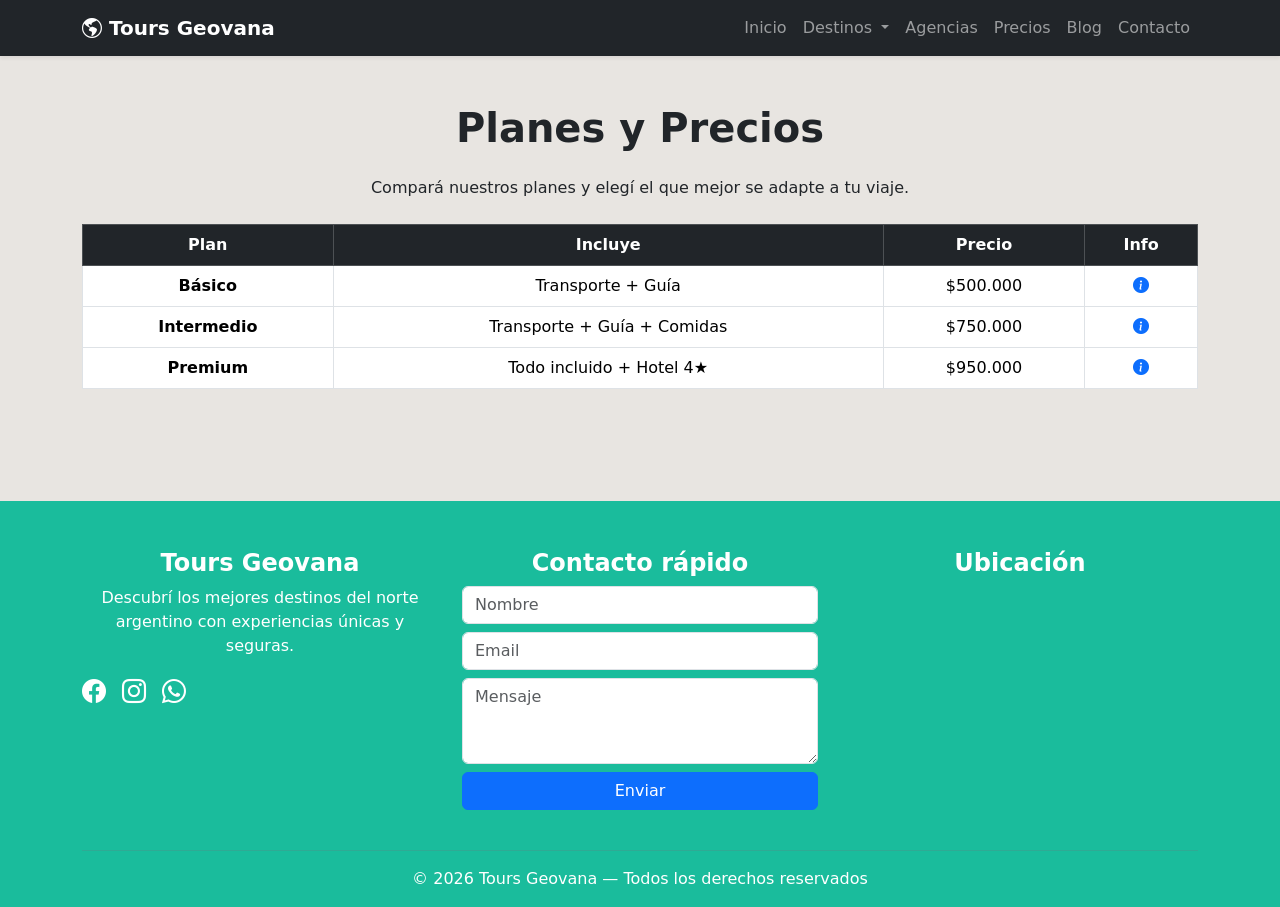
<file: precios.html>
<!DOCTYPE html>
<html lang="es">

<head>
    <meta charset="UTF-8">
    <meta name="viewport" content="width=device-width, initial-scale=1.0">
    <title>Precios - Tours Geovana</title>

    <!-- Bootstrap -->
    <link href="https://cdn.jsdelivr.net/npm/bootstrap@5.3.3/dist/css/bootstrap.min.css" rel="stylesheet">

    <!-- Icons -->
    <link rel="stylesheet" href="https://cdn.jsdelivr.net/npm/bootstrap-icons@1.11.3/font/bootstrap-icons.css">

    <!-- Estilos -->
    <link rel="stylesheet" href="CSS/styles.css">
</head>

<body>

    <!-- NAVBAR -->
    <nav class="navbar navbar-expand-lg navbar-dark bg-dark shadow-sm">
        <div class="container">
            <a class="navbar-brand fw-bold" href="index.html">
                <i class="bi bi-globe-americas"></i> Tours Geovana
            </a>

            <button class="navbar-toggler" type="button" data-bs-toggle="collapse" data-bs-target="#menu">
                <span class="navbar-toggler-icon"></span>
            </button>

            <div class="collapse navbar-collapse" id="menu">
                <ul class="navbar-nav ms-auto">

                    <li class="nav-item">
                        <a class="nav-link" href="index.html">Inicio</a>
                    </li>

                    <!-- Dropdown Destinos -->
                    <li class="nav-item dropdown">
                        <a class="nav-link dropdown-toggle" href="#" data-bs-toggle="dropdown">
                            Destinos
                        </a>
                        <ul class="dropdown-menu">
                            <li><a class="dropdown-item" href="destinos.html">Todos los destinos</a></li>
                            <li><a class="dropdown-item" href="destinos.html#norte">Norte Argentino</a></li>
                            <li><a class="dropdown-item" href="destinos.html#sur">Sur Argentino</a></li>
                        </ul>
                    </li>

                    <li class="nav-item"><a class="nav-link" href="agencias.html">Agencias</a></li>
                    <li class="nav-item"><a class="nav-link" href="precios.html">Precios</a></li>
                    <li class="nav-item"><a class="nav-link" href="blog.html">Blog</a></li>
                    <li class="nav-item"><a class="nav-link" href="contacto.html">Contacto</a></li>

                </ul>
            </div>
        </div>
    </nav>

    <div class="container py-5">

        <h1 class="text-center fw-bold mb-4">Planes y Precios</h1>

        <p class="text-center mb-4">
            Compará nuestros planes y elegí el que mejor se adapte a tu viaje.
        </p>

        <!-- TABLA COMPARATIVA -->
        <div class="table-responsive">
            <table class="table table-bordered text-center align-middle tabla-precios">

                <thead class="table-dark">
                    <tr>
                        <th>Plan</th>
                        <th>Incluye</th>
                        <th>Precio</th>
                        <th>Info</th>
                    </tr>
                </thead>

                <tbody>

                    <tr>
                        <td class="fw-bold">Básico</td>
                        <td>Transporte + Guía</td>
                        <td>$500.000</td>
                        <td>
                            <i class="bi bi-info-circle-fill text-primary" data-bs-toggle="tooltip"
                                title="Ideal para viajes cortos"></i>
                        </td>
                    </tr>

                    <tr>
                        <td class="fw-bold">Intermedio</td>
                        <td>Transporte + Guía + Comidas</td>
                        <td>$750.000</td>
                        <td>
                            <i class="bi bi-info-circle-fill text-primary" data-bs-toggle="tooltip"
                                title="Incluye almuerzo regional"></i>
                        </td>
                    </tr>

                    <tr>
                        <td class="fw-bold">Premium</td>
                        <td>Todo incluido + Hotel 4★</td>
                        <td>$950.000</td>
                        <td>
                            <i class="bi bi-info-circle-fill text-primary" data-bs-toggle="tooltip"
                                title="La mejor experiencia completa"></i>
                        </td>
                    </tr>

                </tbody>

            </table>
        </div>

    </div>
    <footer class="text-white pt-5 pb-3 mt-5">
        <div class="container">

            <div class="row">

                <!-- Columna 1: Info -->
                <div class="col-md-4 mb-4">
                    <h4 class="fw-bold">Tours Geovana</h4>
                    <p>Descubrí los mejores destinos del norte argentino con experiencias únicas y seguras.</p>

                    <!-- Redes sociales -->
                    <div class="d-flex gap-3 fs-4">
                        <a href="#" class="text-white"><i class="bi bi-facebook"></i></a>
                        <a href="#" class="text-white"><i class="bi bi-instagram"></i></a>
                        <a href="#" class="text-white"><i class="bi bi-whatsapp"></i></a>
                    </div>
                </div>

                <!-- Columna 2: Formulario -->
                <div class="col-md-4 mb-4">
                    <h4 class="fw-bold">Contacto rápido</h4>

                    <form>
                        <input type="text" class="form-control mb-2" placeholder="Nombre">
                        <input type="email" class="form-control mb-2" placeholder="Email">
                        <textarea class="form-control mb-2" rows="3" placeholder="Mensaje"></textarea>
                        <button class="btn btn-primary w-100">Enviar</button>
                    </form>
                </div>

                <!-- Columna 3: Mapa -->
                <div class="col-md-4 mb-4">
                    <h4 class="fw-bold">Ubicación</h4>

                    <iframe
                        src="https://www.google.com/maps/embed?pb=!1m18!1m12!1m3!1d3394.232!2d-65.297!3d-24.185!2m3!1f0!2f0!3f0!3m2!1i1024!2i768!4f13.1!3m3!1m2!1s0x94223d7b!2sJujuy!5e0!3m2!1ses!2sar!4v0000000000"
                        width="100%" height="200" style="border:0;" allowfullscreen="" loading="lazy">
                    </iframe>
                </div>

            </div>

            <hr class="border-secondary">

            <p class="text-center mb-0">© 2026 Tours Geovana — Todos los derechos reservados</p>

        </div>
    </footer>
    <!-- Scripts -->
    <script src="https://cdn.jsdelivr.net/npm/bootstrap@5.3.3/dist/js/bootstrap.bundle.min.js"></script>
    <script src="https://code.jquery.com/jquery-3.7.1.min.js"></script>
    <script src="JS/main.js"></script>

</body>

</html>
</file>
<file: CSS/styles.css>
/* NAVBAR SIEMPRE ARRIBA */
.navbar {
    position: relative;
    z-index: 99999;
}
body {
    background-color:rgb(232, 229, 225);
}

/* HERO */
.hero {
    height: 80vh;
    background-image: url('../Imagen/hero.jpg');
    background-size: cover;
    background-position: center;
    background-repeat: no-repeat;

    display: flex;
    align-items: center;
    justify-content: center;
    text-align: center;

    position: relative;
    z-index: 1; /* BAJAMOS ESTO */
}

.hero div {
    position: relative;
    z-index: 2; /* El texto queda arriba de la imagen */
}
@keyframes fadeUp {
    0% {
        opacity: 0;
        transform: translateY(20px);
    }
    100% {
        opacity: 1;
        transform: translateY(0);
    }
}

.hero-animado {
    animation: fadeUp 1.2s ease-out forwards;
}
#hero-title {
    animation-delay: 0.2s;
}

#hero-subtitle {
    animation-delay: 0.5s;
}
#hero-btn {
    background-color: #ffffff !important;
    color: #16a085 !important;
    border: 2px solid #16a085 !important;
    animation-delay: 0.8s;
}

#hero-btn:hover {
    background-color: #16a085 !important;
    color: #ffffff !important;
}


#hero-btn .icono-travel {
    width: 32px !important;
    height: 32px !important;
    display: inline-block !important;
    background-image: url('../Imagen/SpriteIconos.png') !important;
    background-repeat: no-repeat !important;
    background-size: 240px 48px !important;
}

.opacity-0 {
    opacity: 0;
}

/* DESTINO CARD */
.destino-card {
    transition: transform 0.3s ease, box-shadow 0.3s ease;
}

.destino-card:hover {
    transform: scale(1.05);
    box-shadow: 0 10px 25px rgba(0,0,0,0.3);
}

.destino-card img {
    height: 220px;
    object-fit: cover;
}

/* CONTADOR */
.contador {
    color: #0d6efd;
}

/* TESTIMONIOS */
#carouselTestimonios p {
    font-size: 1.3rem;
}

#carouselTestimonios h5 {
    color: #0d6efd;
}

/* FOOTER */
footer {
    background-color: #1ABC9C; /* Azul turquesa */
    color: #fff; /* Texto blanco para contraste */
    padding: 1.5rem;
    text-align: center;
}

/* Enlaces dentro del footer */
footer a {
    color: #fff;
    text-decoration: none;
    transition: color 0.3s ease;
}

/* Hover en enlaces */
footer a:hover {
    color: #0d6efd; /* Azul más intenso al pasar el mouse */
}


/* FLIP CARDS */
.flip-card {
    perspective: 1000px;
    height: 380px;
    position: relative;
}

.flip-inner {
    width: 100%;
    height: 100%;
    transition: transform 0.8s;
    transform-style: preserve-3d;
    position: relative;
}

.flip-card:hover .flip-inner {
    transform: rotateY(180deg);
}

.flip-front, .flip-back {
    backface-visibility: hidden;
    position: absolute;
    width: 100%;
    height: 100%;
    top: 0;
    left: 0;
}

.flip-back {
    transform: rotateY(180deg);
    background: #0d6efd;
    color: white;
    border-radius: 10px;
    padding: 20px;
}

/* TABLA PRECIOS */
.tabla-precios tbody tr {
    transition: background-color 0.3s ease, transform 0.2s ease;
}

.tabla-precios tbody tr:hover {
    background-color: #e7f1ff;
    transform: scale(1.02);
}

/* ANIMACIONES SCROLL */
.fade-scroll {
    opacity: 0;
    transform: translateY(40px);
    transition: all 0.8s ease;
}

.fade-scroll.visible {
    opacity: 1;
    transform: translateY(0);
}

/* BLOG */
.post img {
    height: 220px;
    object-fit: cover;
}

.icono-travel {
    width: 48px;
    height: 48px;
    background-image: url('../Imagen/SpriteIconos.png');
    background-repeat: no-repeat;
    display: inline-block;

    /* 5 iconos × 48px = 240px */
    background-size: 240px 48px;
}

/* 1) Avión */
.icono-avion {
    background-position: 0 0;
}

/* 2) Brújula */
.icono-brujula {
    background-position: -48px 0;
}

/* 3) Auto */
.icono-auto {
    background-position: -96px 0;
}

/* 4) Globo */
.icono-globo {
    background-position: -144px 0;
}

/* 5) Valija */
.icono-valija {
    background-position: -192px 0;
}
.icono-travel {
    width: 60px;
    height: 60px;
    display: inline-block;
    background-image: url('../Imagen/SpriteIconos.png');
    background-repeat: no-repeat;
    background-size: 240px 48px; /* 5 iconos × 48px */

}

/* Avión */
.icono-avion {
    background-position: 0 0;
}

/* Brújula */
.icono-brujula {
    background-position: -48px 0;
}

/* Auto */
.icono-auto {
    background-position: -96px 0;
}

/* Globo */
.icono-globo {
    background-position: -144px 0;
}

/* Valija */
.icono-valija {
    background-position: -192px 0;
}
footer .icono-travel {
    margin-right: 10px;
    vertical-align: middle;
}
</file>
